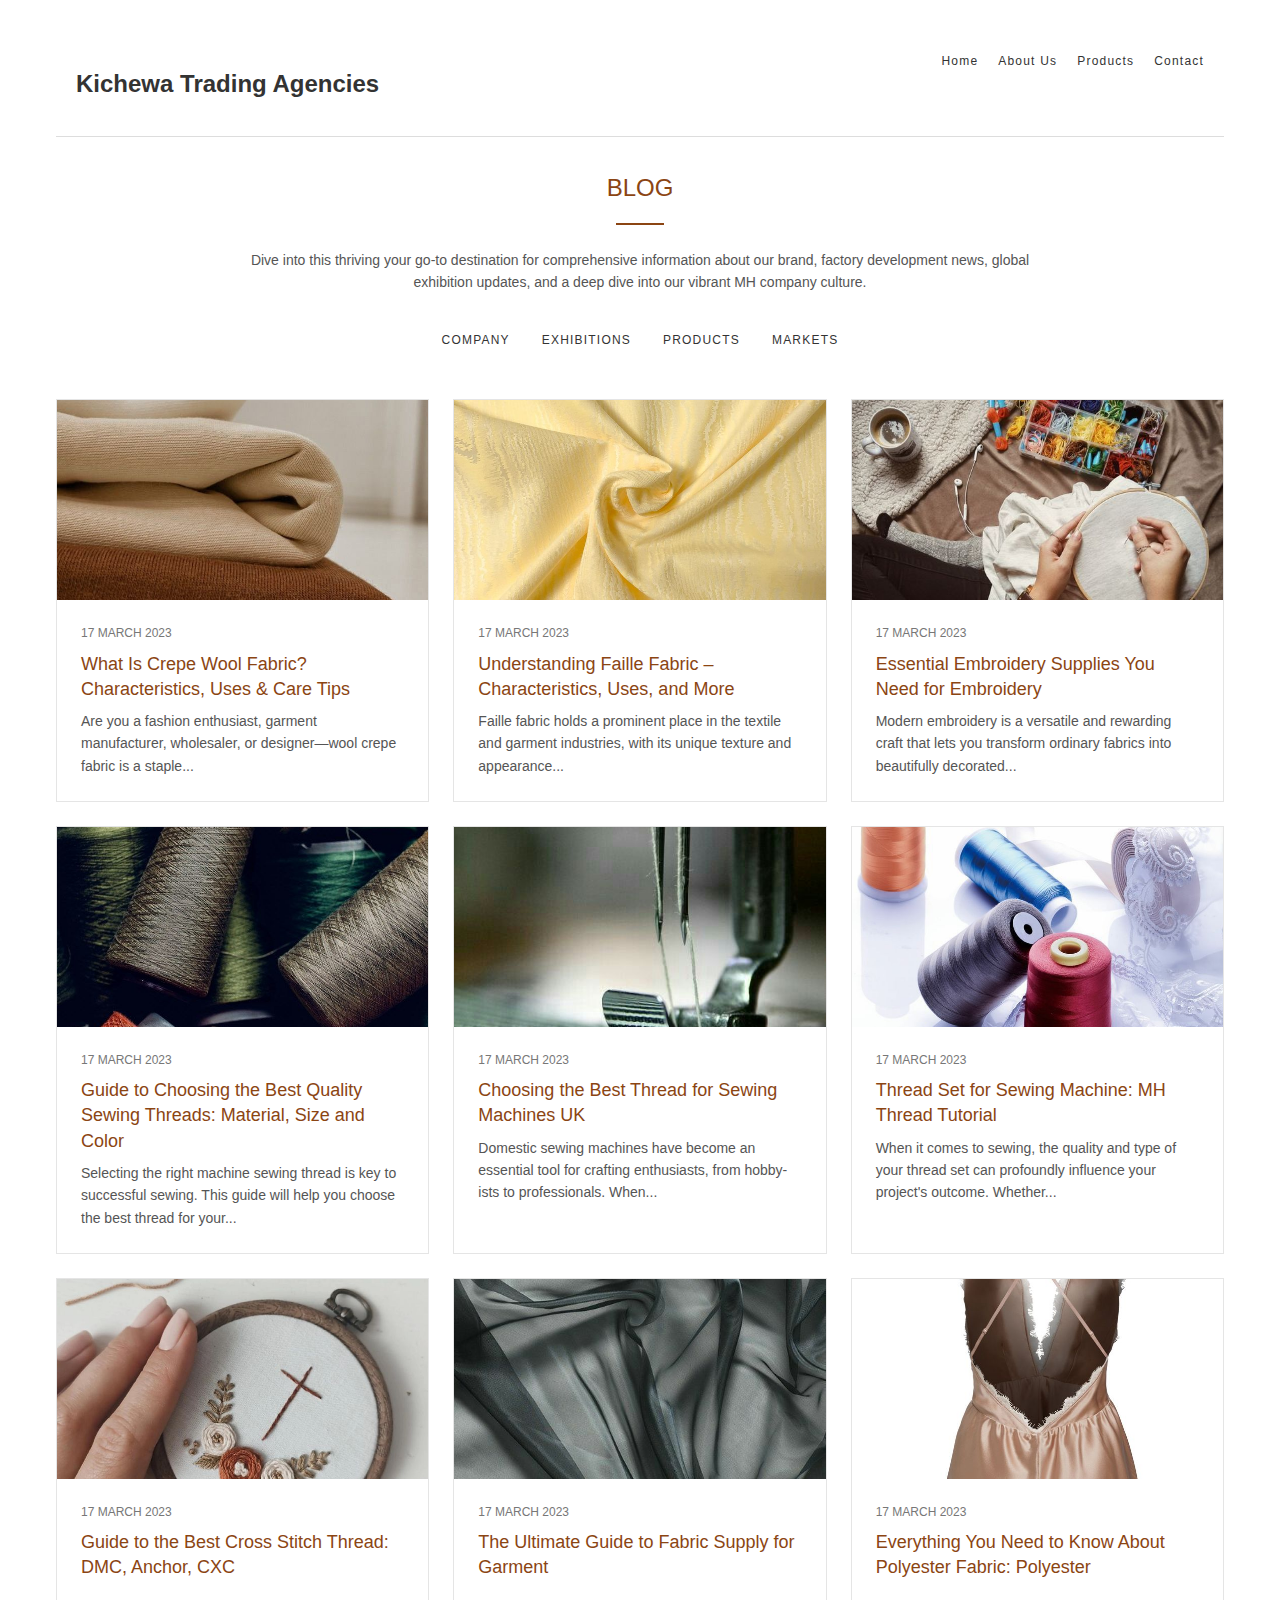
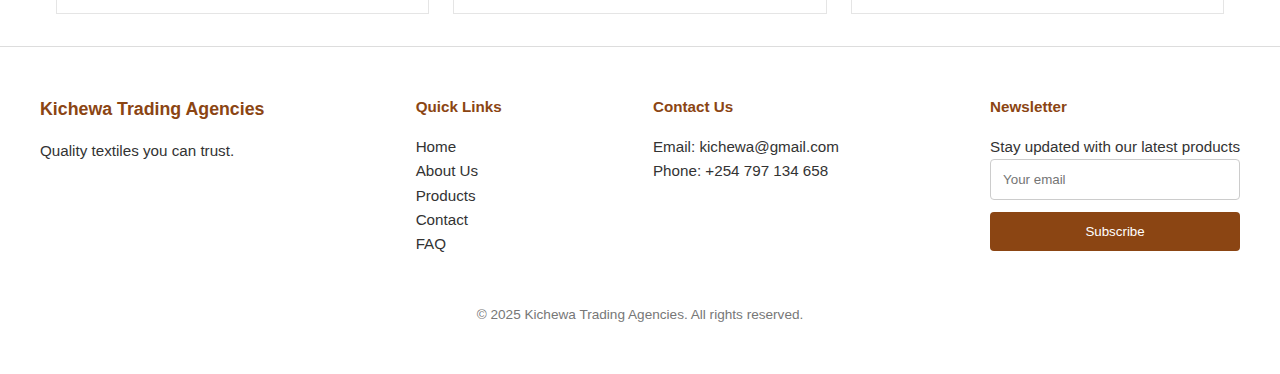
<file: blog.html>
<!DOCTYPE html>
<html lang="en">
<head>
    <meta charset="UTF-8">
    <meta name="viewport" content="width=device-width, initial-scale=1.0">
    <title>Fabric Blog</title>
    <link rel="stylesheet" href="blog.css">
</head>
<body>
    <div class="container">

        <header style="background-color: #ffffff; border-bottom: 1px solid #ddd; padding: 15px 20px; font-family: sans-serif;">
            <div style="max-width: 1200px; margin: 0 auto; display: flex; justify-content: space-between; align-items: center;">
              <div style="font-size: 24px; font-weight: bold;">
                Kichewa Trading Agencies
              </div>
              <nav>
                <ul style="list-style: none; display: flex; gap: 20px; margin: 0; padding: 0;">
                  <li><a href="index.html" style="text-decoration: none; color: #333;">Home</a></li>
                  <li><a href="about.html" style="text-decoration: none; color: #333;">About Us</a></li>
                  <li><a href="products.html" style="text-decoration: none; color: #333;">Products</a></li>
                  <li><a href="contact.html" style="text-decoration: none; color: #333;">Contact</a></li>
                </ul>
              </nav>
            </div>
          </header>
          
        <header>
            <h1>BLOG</h1>
            <div class="divider"></div>
            <p class="description">
                Dive into this thriving your go-to destination for comprehensive information about our brand, factory development news, global exhibition updates, 
                and a deep dive into our vibrant MH company culture.
            </p>
        </header>

        <nav>
            <ul>
                <li><a href="#">COMPANY</a></li>
                <li><a href="#">EXHIBITIONS</a></li>
                <li><a href="#">PRODUCTS</a></li>
                <li><a href="#">MARKETS</a></li>
            </ul>
        </nav>

        <div class="blog-grid">
            <!-- Row 1 -->
            <article class="blog-card">
                <div class="image-container">
                    <img src="tex_photos/download.jpeg" alt="Crepe Wool Fabric">
                </div>
                <div class="content">
                    <p class="date">17 MARCH 2023</p>
                    <h2>What Is Crepe Wool Fabric? Characteristics, Uses & Care Tips</h2>
                    <p class="excerpt">
                        Are you a fashion enthusiast, garment manufacturer, wholesaler, or designer—wool crepe fabric is a staple...
                    </p>
                </div>
            </article>

            <article class="blog-card">
                <div class="image-container">
                    <img src="tex_photos/FailleFab.jpeg" alt="Faille Fabric">
                </div>
                <div class="content">
                    <p class="date">17 MARCH 2023</p>
                    <h2>Understanding Faille Fabric – Characteristics, Uses, and More</h2>
                    <p class="excerpt">
                        Faille fabric holds a prominent place in the textile and garment industries, with its unique texture and appearance...
                    </p>
                </div>
            </article>

            <article class="blog-card">
                <div class="image-container">
                    <img src="tex_photos/embroid.jpeg" alt="Embroidery Supplies">
                </div>
                <div class="content">
                    <p class="date">17 MARCH 2023</p>
                    <h2>Essential Embroidery Supplies You Need for Embroidery</h2>
                    <p class="excerpt">
                        Modern embroidery is a versatile and rewarding craft that lets you transform ordinary fabrics into beautifully decorated...
                    </p>
                </div>
            </article>

            <!-- Row 2 -->
            <article class="blog-card">
                <div class="image-container">
                    <img src="tex_photos/ConeThread.jpeg" alt="Sewing Threads">
                </div>
                <div class="content">
                    <p class="date">17 MARCH 2023</p>
                    <h2>Guide to Choosing the Best Quality Sewing Threads: Material, Size and Color</h2>
                    <p class="excerpt">
                        Selecting the right machine sewing thread is key to successful sewing. This guide will help you choose the best thread for your...
                    </p>
                </div>
            </article>

            <article class="blog-card">
                <div class="image-container">
                    <img src="tex_photos/sew_machine.jpeg" alt="Sewing Machine">
                </div>
                <div class="content">
                    <p class="date">17 MARCH 2023</p>
                    <h2>Choosing the Best Thread for Sewing Machines UK</h2>
                    <p class="excerpt">
                        Domestic sewing machines have become an essential tool for crafting enthusiasts, from hobby-ists to professionals. When...
                    </p>
                </div>
            </article>

            <article class="blog-card">
                <div class="image-container">
                    <img src="tex_photos/cone2.jpeg" alt="Thread Set">
                </div>
                <div class="content">
                    <p class="date">17 MARCH 2023</p>
                    <h2>Thread Set for Sewing Machine: MH Thread Tutorial</h2>
                    <p class="excerpt">
                        When it comes to sewing, the quality and type of your thread set can profoundly influence your project's outcome. Whether...
                    </p>
                </div>
            </article>

            <!-- Row 3 -->
            <article class="blog-card">
                <div class="image-container">
                    <img src="tex_photos/crossStitch.jpeg" alt="Cross Stitch">
                </div>
                <div class="content">
                    <p class="date">17 MARCH 2023</p>
                    <h2>Guide to the Best Cross Stitch Thread: DMC, Anchor, CXC</h2>
                </div>
            </article>

            <article class="blog-card">
                <div class="image-container">
                    <img src="tex_photos/fabric.jpeg" alt="Fabric Supply">
                </div>
                <div class="content">
                    <p class="date">17 MARCH 2023</p>
                    <h2>The Ultimate Guide to Fabric Supply for Garment</h2>
                </div>
            </article>

            <article class="blog-card">
                <div class="image-container">
                    <img src="tex_photos/lengerie.jpeg" alt="Polyester Fabric">
                </div>
                <div class="content">
                    <p class="date">17 MARCH 2023</p>
                    <h2>Everything You Need to Know About Polyester Fabric: Polyester</h2>
                </div>
            </article>
        </div>
    </div>

    <footer class="footer">
        <div class="footer-container">
          <div class="footer-brand">
            <h3>Kichewa Trading Agencies</h3>
            <p>Quality textiles you can trust.</p>
          </div>
          <div class="footer-links">
            <h4>Quick Links</h4>
            <ul>
              <li><a href="index.html">Home</a></li>
              <li><a href="blog.html">About Us</a></li>
              <li><a href="products.html">Products</a></li>
              <li><a href="contact.html">Contact</a></li>
              <li><a href="faq.html">FAQ</a></li>
            </ul>
          </div>
          <div class="footer-contact">
            <h4>Contact Us</h4>
            <p>Email: kichewa@gmail.com</p>
            <p>Phone: +254 797 134 658</p>
          </div>
          <div class="footer-newsletter">
            <h4>Newsletter</h4>
            <p>Stay updated with our latest products</p>
            <form>
              <input type="email" placeholder="Your email" />
              <button type="submit">Subscribe</button>
            </form>
          </div>
        </div>
        <div class="footer-bottom">
          © 2025 Kichewa Trading Agencies. All rights reserved.
        </div>
      </footer>
      

    <script src="blog.js"></script>
</body>
</html>
</file>
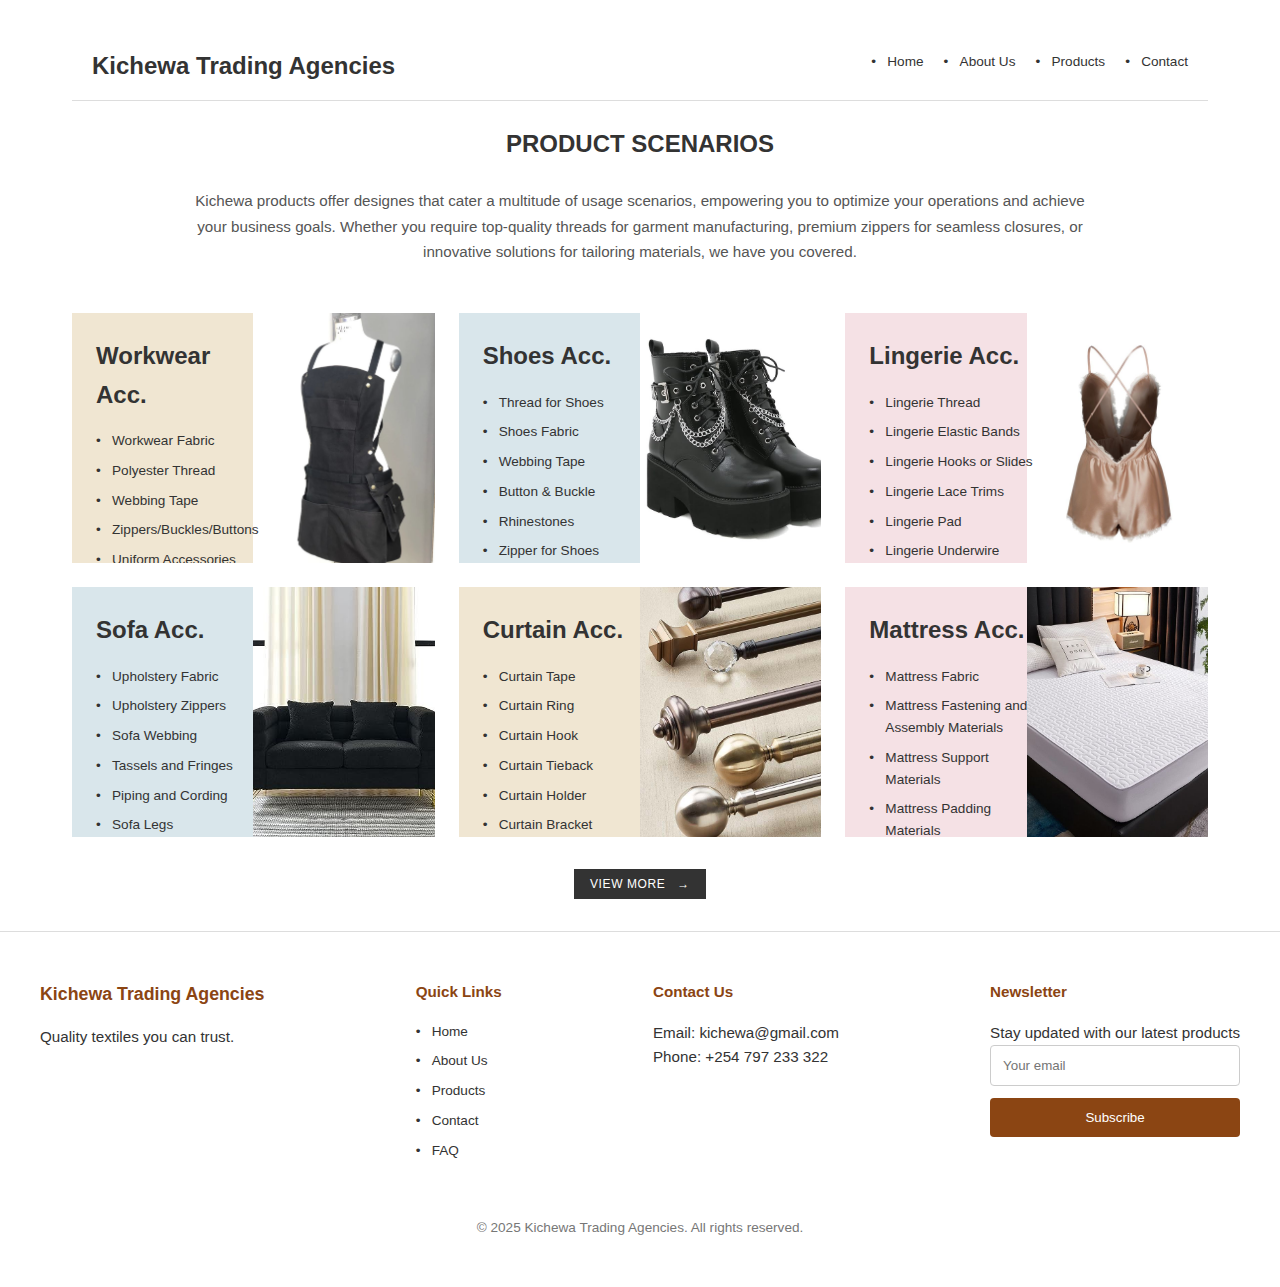
<file: products.html>
<!DOCTYPE html>
<html lang="en">
<head>
    <meta charset="UTF-8">
    <meta name="viewport" content="width=device-width, initial-scale=1.0">
    <title>Product Scenarios</title>
    <link rel="stylesheet" href="products.css">
</head>
<body>
    <div class="container">

        <header style="background-color: #ffffff; border-bottom: 1px solid #ddd; padding: 15px 20px; font-family: sans-serif;">
            <div style="max-width: 1200px; margin: 0 auto; display: flex; justify-content: space-between; align-items: center;">
              <div style="font-size: 24px; font-weight: bold;">
                Kichewa Trading Agencies
              </div>
              <nav>
                <ul style="list-style: none; display: flex; gap: 20px; margin: 0; padding: 0;">
                  <li><a href="index.html" style="text-decoration: none; color: #333;">Home</a></li>
                  <li><a href="blog.html" style="text-decoration: none; color: #333;">About Us</a></li>
                  <li><a href="products.html" style="text-decoration: none; color: #333;">Products</a></li>
                  <li><a href="contact.html" style="text-decoration: none; color: #333;">Contact</a></li>
                </ul>
              </nav>
            </div>
          </header>
          
        <header>
            <h1>PRODUCT SCENARIOS</h1>
        </header>
        
        <div class="intro">
            <p>Kichewa products offer designes that cater a multitude of usage scenarios, empowering you to optimize your operations and achieve your business goals. Whether you require top-quality threads for garment manufacturing, premium zippers for seamless closures, or innovative solutions for tailoring materials, we have you covered.</p>
        </div>
        
        <div class="product-grid">
            <!-- Row 1 -->
            <div class="product-card workwear">
                <div class="product-info">
                    <h2>Workwear Acc.</h2>
                    <ul>
                        <li>Workwear Fabric</li>
                        <li>Polyester Thread</li>
                        <li>Webbing Tape</li>
                        <li>Zippers/Buckles/Buttons</li>
                        <li>Uniform Accessories</li>
                    </ul>
                    <button class="view-more">VIEW MORE</button>
                </div>
                <div class="product-image">
                    <img src="tex_photos/Work.jpeg" alt="Workwear">
                </div>
            </div>
            
            <div class="product-card shoes">
                <div class="product-info">
                    <h2>Shoes Acc.</h2>
                    <ul>
                        <li>Thread for Shoes</li>
                        <li>Shoes Fabric</li>
                        <li>Webbing Tape</li>
                        <li>Button & Buckle</li>
                        <li>Rhinestones</li>
                        <li>Zipper for Shoes</li>
                    </ul>
                    <button class="view-more">VIEW MORE</button>
                </div>
                <div class="product-image">
                    <img src="tex_photos/Shoes.jpeg" alt="Shoes">
                </div>
            </div>
            
            <div class="product-card lingerie">
                <div class="product-info">
                    <h2>Lingerie Acc.</h2>
                    <ul>
                        <li>Lingerie Thread</li>
                        <li>Lingerie Elastic Bands</li>
                        <li>Lingerie Hooks or Slides</li>
                        <li>Lingerie Lace Trims</li>
                        <li>Lingerie Pad</li>
                        <li>Lingerie Underwire</li>
                    </ul>
                    <button class="view-more">VIEW MORE</button>
                </div>
                <div class="product-image">
                    <img src="tex_photos/lengerie.jpeg" alt="Lingerie">
                </div>
            </div>
            
            <!-- Row 2 -->
            <div class="product-card sofa">
                <div class="product-info">
                    <h2>Sofa Acc.</h2>
                    <ul>
                        <li>Upholstery Fabric</li>
                        <li>Upholstery Zippers</li>
                        <li>Sofa Webbing</li>
                        <li>Tassels and Fringes</li>
                        <li>Piping and Cording</li>
                        <li>Sofa Legs</li>
                    </ul>
                    <button class="view-more">VIEW MORE</button>
                </div>
                <div class="product-image">
                    <img src="tex_photos/Sofa.jpeg" alt="Sofa">
                </div>
            </div>
            
            <div class="product-card curtain">
                <div class="product-info">
                    <h2>Curtain Acc.</h2>
                    <ul>
                        <li>Curtain Tape</li>
                        <li>Curtain Ring</li>
                        <li>Curtain Hook</li>
                        <li>Curtain Tieback</li>
                        <li>Curtain Holder</li>
                        <li>Curtain Bracket</li>
                    </ul>
                    <button class="view-more">VIEW MORE</button>
                </div>
                <div class="product-image">
                    <img src="tex_photos/curtains.jpeg" alt="Curtain">
                </div>
            </div>
            
            <div class="product-card mattress">
                <div class="product-info">
                    <h2>Mattress Acc.</h2>
                    <ul>
                        <li>Mattress Fabric</li>
                        <li>Mattress Fastening and Assembly Materials</li>
                        <li>Mattress Support Materials</li>
                        <li>Mattress Padding Materials</li>
                        <li>Mattress Packaging Materials</li>
                    </ul>
                    <button class="view-more">VIEW MORE</button>
                </div>
                <div class="product-image">
                    <img src="tex_photos/Bed.jpeg" alt="Mattress">
                </div>
            </div>
        </div>
        
        <div class="view-all">
            <button class="view-more-arrow">VIEW MORE <span class="arrow">→</span></button>
        </div>
    </div>

    <footer class="footer">
        <div class="footer-container">
          <div class="footer-brand">
            <h3>Kichewa Trading Agencies</h3>
            <p>Quality textiles you can trust.</p>
          </div>
          <div class="footer-links">
            <h4>Quick Links</h4>
            <ul>
              <li><a href="index.html">Home</a></li>
              <li><a href="blog.html">About Us</a></li>
              <li><a href="products.html">Products</a></li>
              <li><a href="contact.html">Contact</a></li>
              <li><a href="faq.html">FAQ</a></li>
            </ul>
          </div>
          <div class="footer-contact">
            <h4>Contact Us</h4>
            <p>Email: kichewa@gmail.com</p>
            <p>Phone: +254 797 233 322</p>
          </div>
          <div class="footer-newsletter">
            <h4>Newsletter</h4>
            <p>Stay updated with our latest products</p>
            <form>
              <input type="email" placeholder="Your email" />
              <button type="submit">Subscribe</button>
            </form>
          </div>
        </div>
        <div class="footer-bottom">
          © 2025 Kichewa Trading Agencies. All rights reserved.
        </div>
      </footer>
      
      

    <script src="products.js"></script>
</body>
</html>
</file>
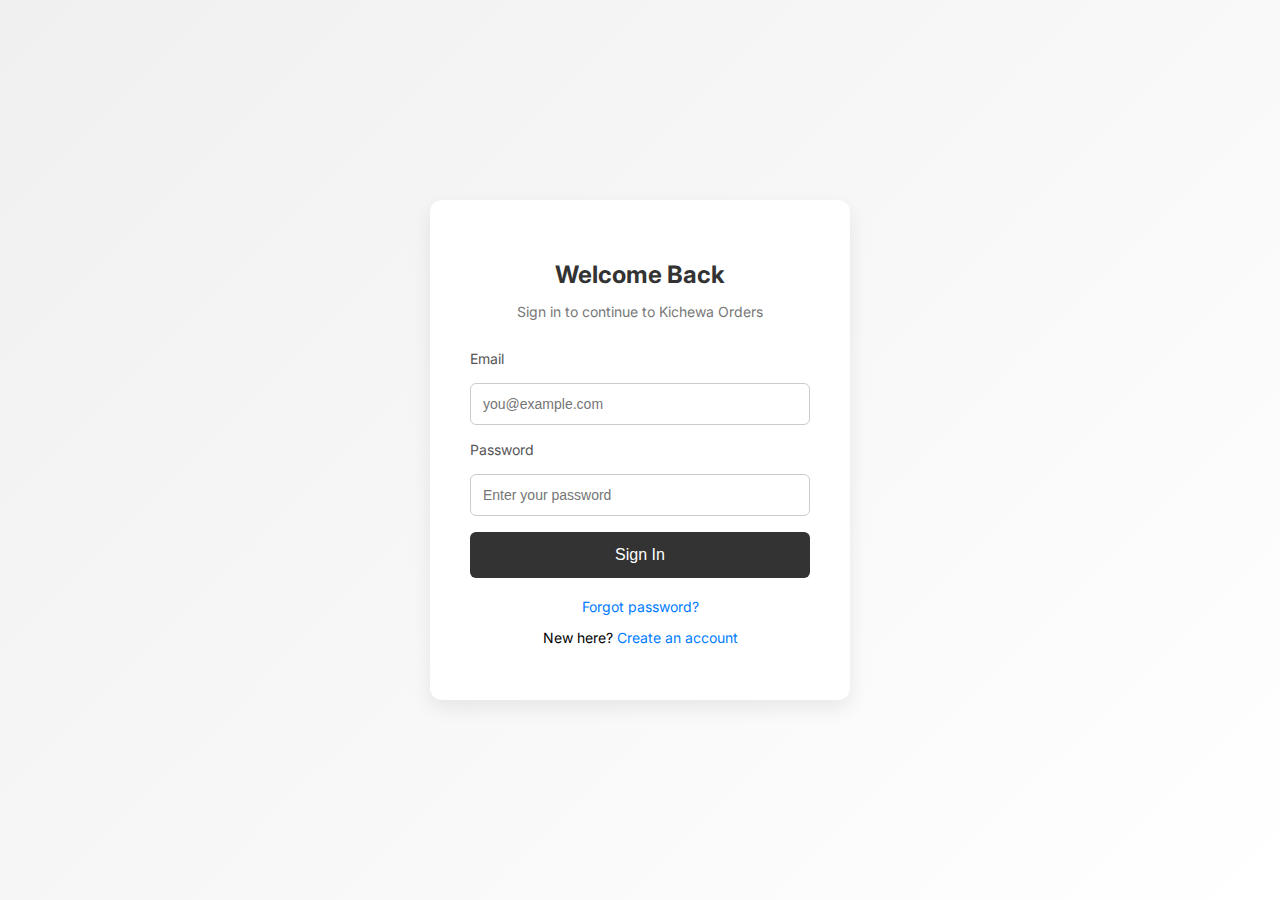
<file: signin.html>
<!DOCTYPE html>
<html lang="en">
<head>
  <meta charset="UTF-8" />
  <meta name="viewport" content="width=device-width, initial-scale=1.0" />
  <title>Sign In - Kichewa Trading Agencies</title>
  <link href="https://fonts.googleapis.com/css2?family=Inter:wght@400;600&display=swap" rel="stylesheet">
  <link rel="stylesheet" href="signin.css" />
</head>
<body>
  <div class="auth-wrapper">
    <div class="auth-box">
      <h2>Welcome Back</h2>
      <p class="subtitle">Sign in to continue to Kichewa Orders</p>
      <form>
        <label for="email">Email</label>
        <input type="email" id="email" placeholder="you@example.com" required />

        <label for="password">Password</label>
        <input type="password" id="password" placeholder="Enter your password" required />

        <button type="submit">Sign In</button>
      </form>
      <div class="auth-footer">
        <a href="#">Forgot password?</a>
        <p>New here? <a href="#">Create an account</a></p>
      </div>
    </div>
  </div>
</body>
</html>
</file>
<file: blog.css>
* {
    margin: 0;
    padding: 0;
    box-sizing: border-box;
    font-family: Arial, sans-serif;
}

body {
    background-color: #fff;
    color: #333;
    line-height: 1.6;
}

.container {
    max-width: 1200px;
    margin: 0 auto;
    padding: 2rem 1rem;
}

/* Header Styles */
header {
    text-align: center;
    margin-bottom: 2rem;
}

header h1 {
    color: #8B4513;
    font-size: 1.5rem;
    font-weight: 500;
    margin-bottom: 1rem;
}

.divider {
    width: 48px;
    height: 2px;
    background-color: #8B4513;
    margin: 0 auto 1.5rem;
}

.description {
    max-width: 800px;
    margin: 0 auto;
    color: #555;
    font-size: 0.875rem;
}

/* Navigation Styles */
nav {
    margin-bottom: 3rem;
}

nav ul {
    display: flex;
    justify-content: center;
    list-style: none;
    gap: 2rem;
}

nav a {
    color: #333;
    text-decoration: none;
    font-size: 0.75rem;
    font-weight: 500;
    letter-spacing: 0.1em;
    transition: color 0.3s;
}

nav a:hover {
    color: #8B4513;
}

/* Blog Grid Styles */
.blog-grid {
    display: grid;
    grid-template-columns: repeat(3, 1fr);
    gap: 1.5rem;
}

.blog-card {
    border: 1px solid #e5e5e5;
    height: 100%;
    display: flex;
    flex-direction: column;
}

.image-container {
    height: 200px;
    overflow: hidden;
    position: relative;
}

.image-container img {
    width: 100%;
    height: 100%;
    object-fit: cover;
}

.content {
    padding: 1.5rem;
    flex-grow: 1;
}

.date {
    font-size: 0.75rem;
    color: #777;
    margin-bottom: 0.5rem;
}

h2 {
    color: #8B4513;
    font-size: 1.125rem;
    font-weight: 500;
    margin-bottom: 0.5rem;
    line-height: 1.4;
}

.excerpt {
    font-size: 0.875rem;
    color: #555;
}

/* Responsive Styles */
@media (max-width: 992px) {
    .blog-grid {
        grid-template-columns: repeat(2, 1fr);
    }
}

@media (max-width: 768px) {
    .blog-grid {
        grid-template-columns: 1fr;
    }
    
    nav ul {
        flex-direction: column;
        align-items: center;
        gap: 1rem;
    }
        
}
.footer {
    background-color: #ffffff;
    color: #333;
    padding: 3rem 2rem;
    border-top: 1px solid #ddd;
    font-family: 'Inter', sans-serif;
    font-size: 0.95rem;
  }
  
  .footer-container {
    display: flex;
    flex-wrap: wrap;
    justify-content: space-between;
    max-width: 1200px;
    margin: 0 auto;
    gap: 2rem;
  }
  
  .footer h3, .footer h4 {
    color: #8B4513;
    margin-bottom: 1rem;
  }
  
  .footer ul {
    list-style: none;
    padding: 0;
    margin: 0;
  }
  
  .footer a {
    text-decoration: none;
    color: #333;
  }
  
  .footer a:hover {
    color: #8B4513;
  }
  
  .footer-newsletter form {
    display: flex;
    flex-direction: column;
    gap: 0.75rem;
  }
  
  .footer-newsletter input {
    padding: 0.75rem;
    border: 1px solid #ccc;
    border-radius: 4px;
  }
  
  .footer-newsletter button {
    background-color: #8B4513;
    color: white;
    border: none;
    padding: 0.75rem;
    border-radius: 4px;
    cursor: pointer;
  }
  
  .footer-newsletter button:hover {
    background-color: #A0522D;
  }
  
  .footer-bottom {
    text-align: center;
    margin-top: 3rem;
    font-size: 0.85rem;
    color: #777;
  }
</file>
<file: products.css>
* {
    margin: 0;
    padding: 0;
    box-sizing: border-box;
    font-family: Arial, sans-serif;
}

body {
    background-color: #fff;
    color: #333;
    line-height: 1.6;
}

.container {
    max-width: 1200px;
    margin: 0 auto;
    padding: 2rem;
}

/* Header Styles */
header {
    text-align: center;
    margin-bottom: 1.5rem;
}

h1 {
    font-size: 1.5rem;
    font-weight: 600;
    color: #333;
}

/* Intro Paragraph */
.intro {
    text-align: center;
    max-width: 900px;
    margin: 0 auto 3rem;
    font-size: 0.95rem;
    color: #555;
    line-height: 1.7;
}

/* Product Grid */
.product-grid {
    display: grid;
    grid-template-columns: repeat(3, 1fr);
    gap: 1.5rem;
    margin-bottom: 2rem;
}

.product-card {
    display: flex;
    height: 250px;
    overflow: hidden;
    position: relative;
}

.product-info {
    width: 60%;
    padding: 1.5rem;
    z-index: 1;
}

.product-image {
    position: absolute;
    right: 0;
    top: 0;
    width: 50%;
    height: 100%;
    overflow: hidden;
}

.product-image img {
    width: 100%;
    height: 100%;
    object-fit: cover;
}

h2 {
    font-size: 1.5rem;
    margin-bottom: 1rem;
    color: #333;
}

ul {
    list-style-type: none;
    margin-bottom: 1.5rem;
}

li {
    position: relative;
    padding-left: 1rem;
    margin-bottom: 0.5rem;
    font-size: 0.85rem;
}

li:before {
    content: "•";
    position: absolute;
    left: 0;
    color: #333;
}

.view-more, .view-more-arrow {
    background-color: #333;
    color: white;
    border: none;
    padding: 0.5rem 1rem;
    font-size: 0.75rem;
    cursor: pointer;
    text-transform: uppercase;
    letter-spacing: 0.05em;
}

.view-more:hover, .view-more-arrow:hover {
    background-color: #555;
}

/* Category-specific styles */
.workwear {
    background-color: #f0e6d2; /* Light beige */
}

.shoes {
    background-color: #d9e6eb; /* Light blue */
}

.lingerie {
    background-color: #f5e1e5; /* Light pink */
}

.sofa {
    background-color: #d9e6eb; /* Light blue */
}

.curtain {
    background-color: #f0e6d2; /* Light beige */
}

.mattress {
    background-color: #f5e1e5; /* Light pink */
}

/* View All Button */
.view-all {
    text-align: center;
    margin-top: 2rem;
}

.arrow {
    display: inline-block;
    margin-left: 0.5rem;
}

/* Responsive Styles */
@media (max-width: 992px) {
    .product-grid {
        grid-template-columns: repeat(2, 1fr);
    }
}

@media (max-width: 768px) {
    .product-grid {
        grid-template-columns: 1fr;
    }
    
    .product-card {
        flex-direction: column;
        height: auto;
    }
    
    .product-info {
        width: 100%;
    }
    
    .product-image {
        position: relative;
        width: 100%;
        height: 200px;
    }
}

.footer {
    background-color: #ffffff;
    color: #333;
    padding: 3rem 2rem;
    border-top: 1px solid #ddd;
    font-family: 'Inter', sans-serif;
    font-size: 0.95rem;
  }
  
  .footer-container {
    display: flex;
    flex-wrap: wrap;
    justify-content: space-between;
    max-width: 1200px;
    margin: 0 auto;
    gap: 2rem;
  }
  
  .footer h3, .footer h4 {
    color: #8B4513;
    margin-bottom: 1rem;
  }
  
  .footer ul {
    list-style: none;
    padding: 0;
    margin: 0;
  }
  
  .footer a {
    text-decoration: none;
    color: #333;
  }
  
  .footer a:hover {
    color: #8B4513;
  }
  
  .footer-newsletter form {
    display: flex;
    flex-direction: column;
    gap: 0.75rem;
  }
  
  .footer-newsletter input {
    padding: 0.75rem;
    border: 1px solid #ccc;
    border-radius: 4px;
  }
  
  .footer-newsletter button {
    background-color: #8B4513;
    color: white;
    border: none;
    padding: 0.75rem;
    border-radius: 4px;
    cursor: pointer;
  }
  
  .footer-newsletter button:hover {
    background-color: #A0522D;
  }
  
  .footer-bottom {
    text-align: center;
    margin-top: 3rem;
    font-size: 0.85rem;
    color: #777;
  }
</file>
<file: signin.css>
body {
    margin: 0;
    font-family: 'Inter', sans-serif;
    background: linear-gradient(135deg, #f0f0f0, #ffffff);
    height: 100vh;
    display: flex;
    align-items: center;
    justify-content: center;
  }
  
  .auth-wrapper {
    width: 100%;
    max-width: 420px;
    padding: 20px;
  }
  
  .auth-box {
    background-color: #ffffff;
    padding: 40px;
    border-radius: 12px;
    box-shadow: 0 8px 20px rgba(0, 0, 0, 0.08);
    text-align: center;
  }
  
  .auth-box h2 {
    margin-bottom: 10px;
    font-size: 24px;
    color: #333;
  }
  
  .subtitle {
    margin-bottom: 30px;
    color: #777;
    font-size: 14px;
  }
  
  form {
    display: flex;
    flex-direction: column;
    gap: 16px;
  }
  
  label {
    text-align: left;
    font-size: 14px;
    color: #555;
  }
  
  input {
    padding: 12px;
    border: 1px solid #ccc;
    border-radius: 6px;
    font-size: 14px;
    transition: border-color 0.3s ease;
  }
  
  input:focus {
    border-color: #333;
    outline: none;
  }
  
  button {
    background-color: #333;
    color: white;
    border: none;
    padding: 14px;
    border-radius: 6px;
    font-size: 16px;
    cursor: pointer;
    transition: background-color 0.3s ease;
  }
  
  button:hover {
    background-color: #555;
  }
  
  .auth-footer {
    margin-top: 20px;
    font-size: 14px;
  }
  
  .auth-footer a {
    color: #007BFF;
    text-decoration: none;
  }
  
  .auth-footer a:hover {
    text-decoration: underline;
  }
</file>
